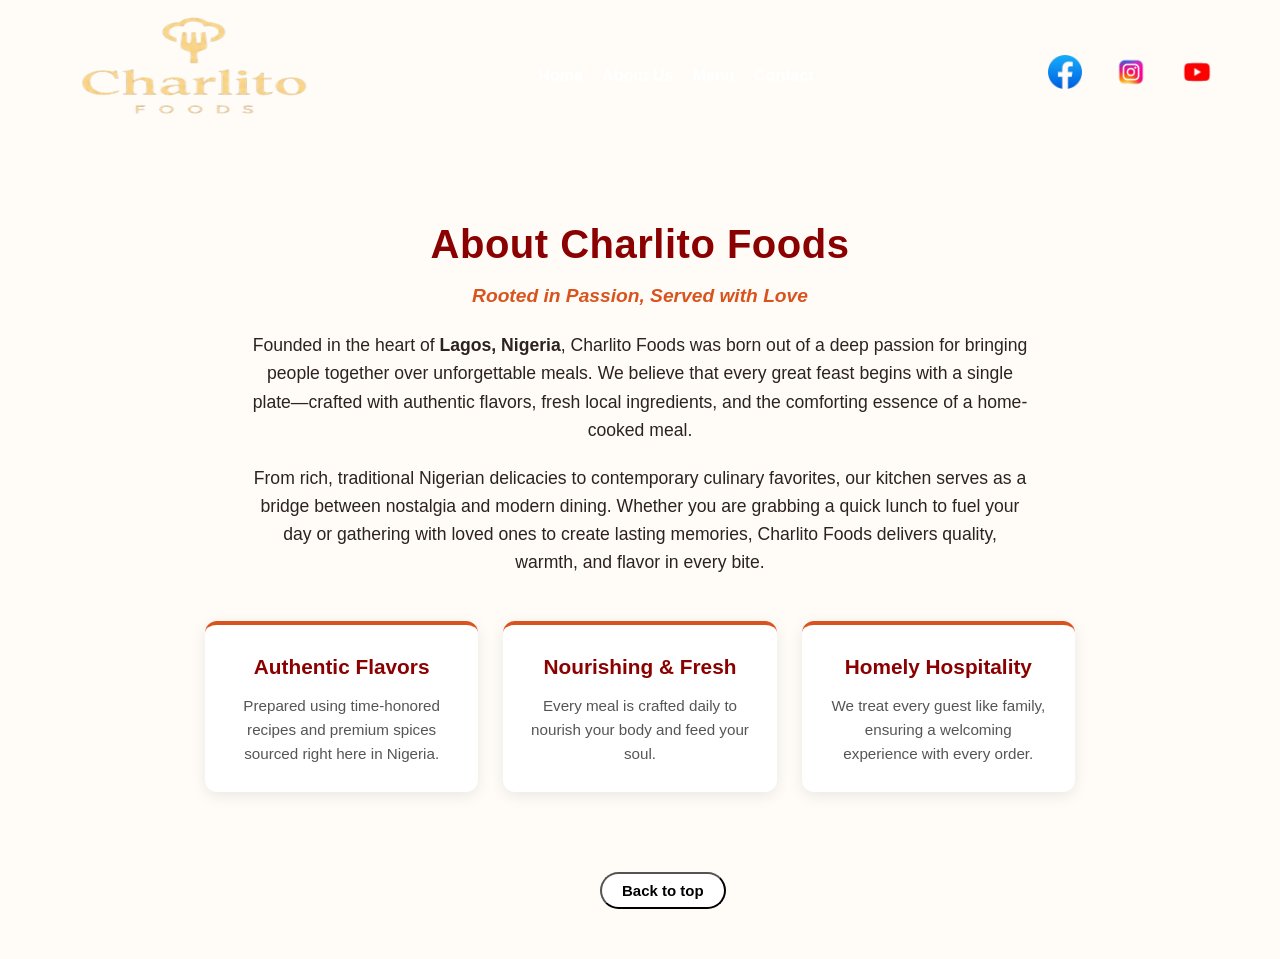
<file: about.html>
<!DOCTYPE html>
<html lang="en">

<head>
    <meta charset="UTF-8">
    <meta name="viewport" content="width=device-width, initial-scale=1.0">
    <title>About Us</title>
    <link rel="stylesheet" href="/style.css">
    <link rel="icon" href="./images/logo3.jpg" type="image/x-icon">
</head>

<body>

    <header>

        <div class="logo">
            <img src="./images/c1.png" alt="Brand-Logo">
        </div>

        <div class="nav">
            <a href="/index.html">Home</a>
            <a href="/about.html">About Us</a>
            <a href="/menu.html">Menu</a>
            <a href="#">Contact</a>
        </div>

        <div class="socials">

            <div>
                <a href="https://www.facebook.com" target="_blank"><img src="./images/facebook.png" alt="">
                </a>
            </div>

            <div>
                <a href="https://www.instagram.com" target="_blank"><img src="./images/instagram.png" alt="">
                </a>
            </div>

            <div>
                <a href="https://www.youtube.com" target="_blank"><img src="./images/youtube.png" alt="">
                </a>
            </div>

        </div>

    </header>

    <section id="about" class="about-section">
        <div class="container">
            <h2>About Charlito Foods</h2>
            <p class="tagline">Rooted in Passion, Served with Love</p>

            <div class="about-content">
                <div class="about-text">
                    <p>
                        Founded in the heart of <strong>Lagos, Nigeria</strong>, Charlito Foods was born out of a deep
                        passion for bringing people together over unforgettable meals. We believe that every great feast
                        begins with a single plate—crafted with authentic flavors, fresh local ingredients, and the
                        comforting essence of a home-cooked meal.
                    </p>
                    <p>
                        From rich, traditional Nigerian delicacies to contemporary culinary favorites, our kitchen
                        serves as a bridge between nostalgia and modern dining. Whether you are grabbing a quick lunch
                        to fuel your day or gathering with loved ones to create lasting memories, Charlito Foods
                        delivers quality, warmth, and flavor in every bite.
                    </p>
                </div>

                <div class="brand-values">
                    <div class="value-card">
                        <h3>Authentic Flavors</h3>
                        <p>Prepared using time-honored recipes and premium spices sourced right here in Nigeria.</p>
                    </div>
                    <div class="value-card">
                        <h3>Nourishing & Fresh</h3>
                        <p>Every meal is crafted daily to nourish your body and feed your soul.</p>
                    </div>
                    <div class="value-card">
                        <h3>Homely Hospitality</h3>
                        <p>We treat every guest like family, ensuring a welcoming experience with every order.</p>
                    </div>
                </div>
            </div>
        </div>
    </section>

    <a href="/about.html"> <button class="about-button">Back to top</button>
    </a>


</body>

</html>
</file>
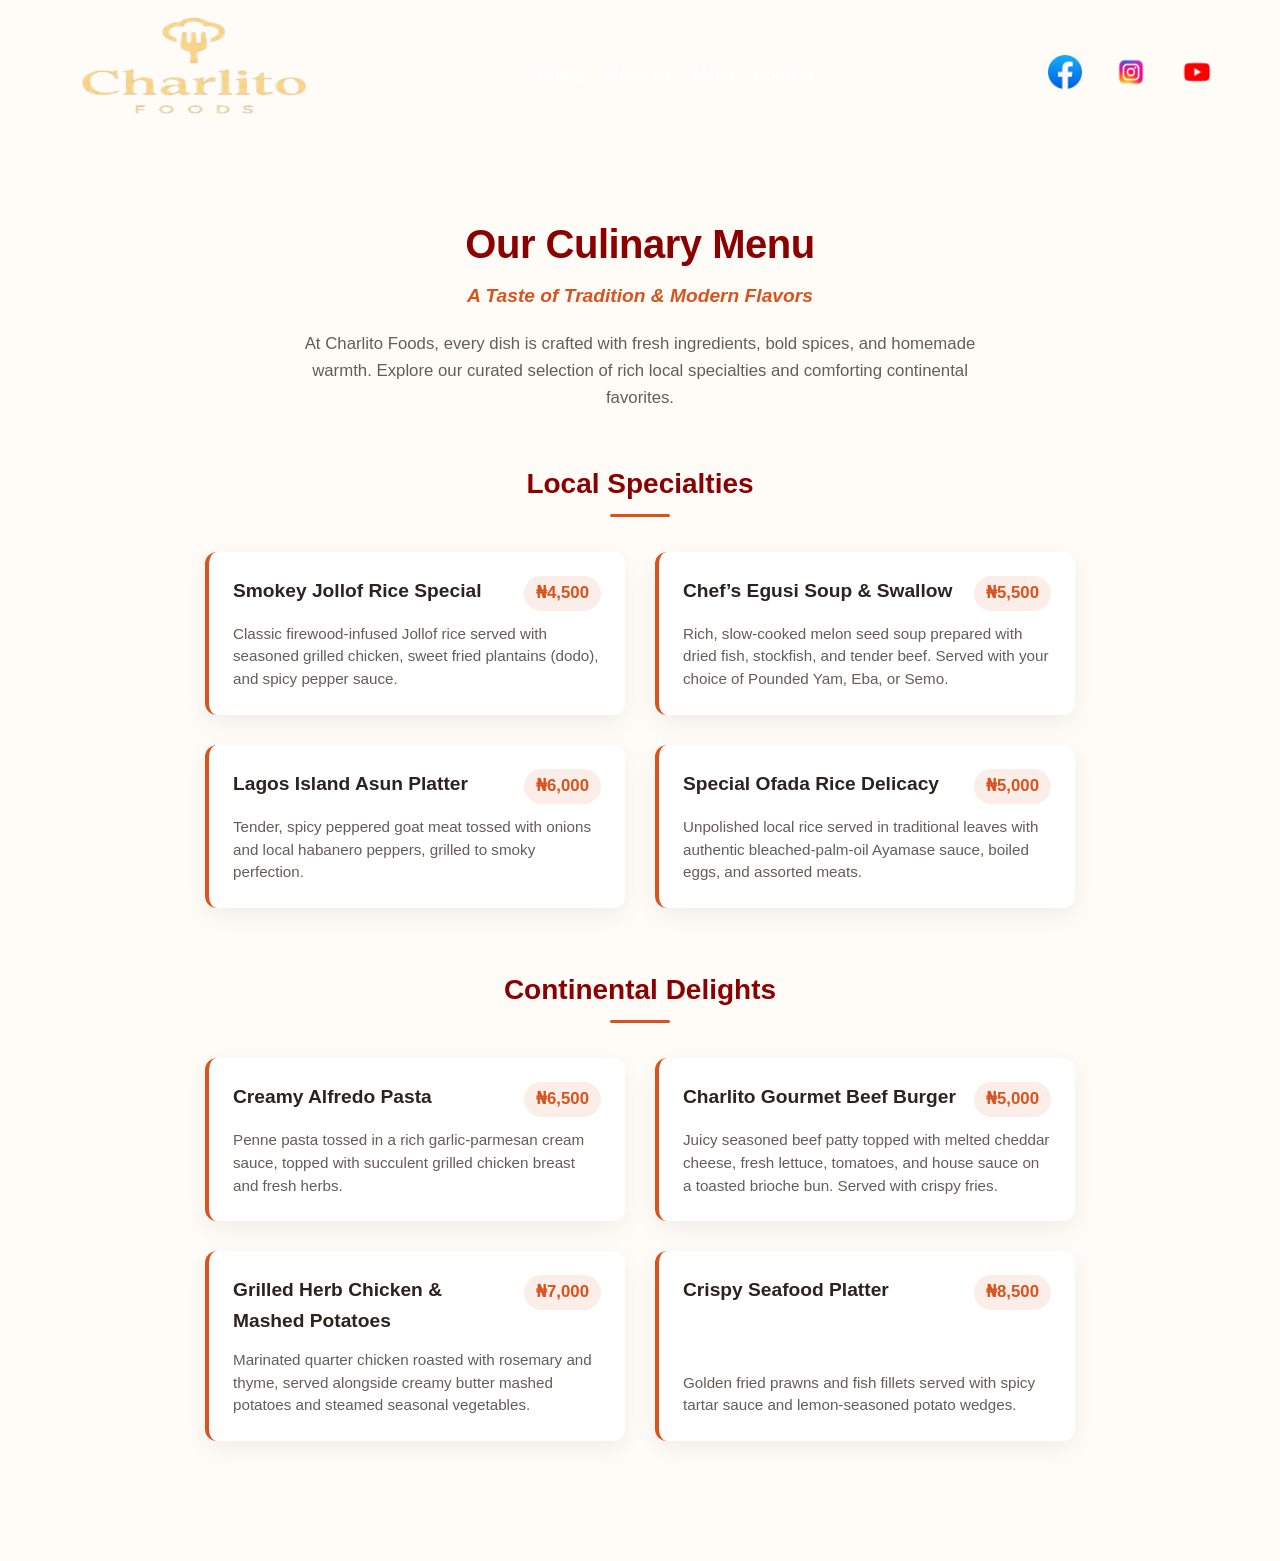
<file: menu.html>
<!DOCTYPE html>
<html lang="en">

<head>
    <meta charset="UTF-8">
    <meta name="viewport" content="width=device-width, initial-scale=1.0">
    <title>Menu</title>
    <link rel="stylesheet" href="/style.css">
    <link rel="icon" href="./images/logo3.jpg" type="image/x-icon">
</head>

<body>

    <header>

        <div class="logo">
            <img src="./images/c1.png" alt="Brand-Logo">
        </div>

        <div class="nav">
            <a href="/index.html">Home</a>
            <a href="/about.html">About Us</a>
            <a href="/menu.html">Menu</a>
            <a href="#">Contact</a>
        </div>

        <div class="socials">

            <div>
                <a href="https://www.facebook.com" target="_blank"><img src="./images/facebook.png" alt="">
                </a>
            </div>

            <div>
                <a href="https://www.instagram.com" target="_blank"><img src="./images/instagram.png" alt="">
                </a>
            </div>

            <div>
                <a href="https://www.youtube.com" target="_blank"><img src="./images/youtube.png" alt="">
                </a>
            </div>

        </div>

    </header>

    <section id="menu" class="menu-section">
        <div class="container">
            <h2>Our Culinary Menu</h2>
            <p class="tagline">A Taste of Tradition & Modern Flavors</p>
            <p class="menu-intro">
                At Charlito Foods, every dish is crafted with fresh ingredients, bold spices, and homemade warmth.
                Explore our curated selection of rich local specialties and comforting continental favorites.
            </p>

            <!-- Local Nigerian Favorites -->
            <div class="menu-category">
                <h3>Local Specialties</h3>
                <div class="menu-grid">
                    <div class="menu-item">
                        <div class="item-header">
                            <h4>Smokey Jollof Rice Special</h4>
                            <span class="price">₦4,500</span>
                        </div>
                        <p>Classic firewood-infused Jollof rice served with seasoned grilled chicken, sweet fried
                            plantains (dodo), and spicy pepper sauce.</p>
                    </div>

                    <div class="menu-item">
                        <div class="item-header">
                            <h4>Chef’s Egusi Soup & Swallow</h4>
                            <span class="price">₦5,500</span>
                        </div>
                        <p>Rich, slow-cooked melon seed soup prepared with dried fish, stockfish, and tender beef.
                            Served with your choice of Pounded Yam, Eba, or Semo.</p>
                    </div>

                    <div class="menu-item">
                        <div class="item-header">
                            <h4>Lagos Island Asun Platter</h4>
                            <span class="price">₦6,000</span>
                        </div>
                        <p>Tender, spicy peppered goat meat tossed with onions and local habanero peppers, grilled to
                            smoky perfection.</p>
                    </div>

                    <div class="menu-item">
                        <div class="item-header">
                            <h4>Special Ofada Rice Delicacy</h4>
                            <span class="price">₦5,000</span>
                        </div>
                        <p>Unpolished local rice served in traditional leaves with authentic bleached-palm-oil Ayamase
                            sauce, boiled eggs, and assorted meats.</p>
                    </div>
                </div>
            </div>

            <!-- Continental Dishes -->
            <div class="menu-category">
                <h3>Continental Delights</h3>
                <div class="menu-grid">
                    <div class="menu-item">
                        <div class="item-header">
                            <h4>Creamy Alfredo Pasta</h4>
                            <span class="price">₦6,500</span>
                        </div>
                        <p>Penne pasta tossed in a rich garlic-parmesan cream sauce, topped with succulent grilled
                            chicken breast and fresh herbs.</p>
                    </div>

                    <div class="menu-item">
                        <div class="item-header">
                            <h4>Charlito Gourmet Beef Burger</h4>
                            <span class="price">₦5,000</span>
                        </div>
                        <p>Juicy seasoned beef patty topped with melted cheddar cheese, fresh lettuce, tomatoes, and
                            house sauce on a toasted brioche bun. Served with crispy fries.</p>
                    </div>

                    <div class="menu-item">
                        <div class="item-header">
                            <h4>Grilled Herb Chicken & Mashed Potatoes</h4>
                            <span class="price">₦7,000</span>
                        </div>
                        <p>Marinated quarter chicken roasted with rosemary and thyme, served alongside creamy butter
                            mashed potatoes and steamed seasonal vegetables.</p>
                    </div>

                    <div class="menu-item">
                        <div class="item-header">
                            <h4>Crispy Seafood Platter</h4>
                            <span class="price">₦8,500</span>
                        </div>
                        <p>Golden fried prawns and fish fillets served with spicy tartar sauce and lemon-seasoned potato
                            wedges.</p>
                    </div>
                </div>
            </div>

        </div>
    </section>


</body>

</html>
</file>
<file: style.css>
* {
    margin: 0;
    padding: 0;
    box-sizing: border-box;
    font-family: Arial, Helvetica, sans-serif;
}

body {
    scroll-behavior: smooth;
    transition: all 0.5s ease;
}

/* HEADER SECTION */
header {
    display: flex;
    justify-content: space-between;
    align-items: center;
    padding: 2px 50px;
    /* position: fixed; */
    width: 100%;
    background-image:
        linear-gradient(rgba(0, 0, 0, 0.7)),
        url("/images/food-tray.jpg");
    background-size: cover;
    background-position: center;
    background-repeat: no-repeat;
    background-attachment: fixed;
    z-index: 10;
}

.logo img {
    width: 280px;
    height: 140px;
    margin-left: 5px;
}

.nav a {
    padding-right: 15px;
    text-decoration: none;
    color: white;
    font-weight: bold;
}

.nav a:hover {
    color: #d4af7a;
}

.socials {
    display: flex;
    justify-content: center;
    align-items: center;
}

.socials img {
    width: 50px;
    margin: 8px;
    padding: 8px;
}

/* HERO SECTION */
.hero {
    background-image:
        linear-gradient(rgba(0, 0, 0, 0.6)),
        url("/images/jollof.jpg");
    background-size: cover;
    background-position: center;
    background-repeat: no-repeat;
    background-attachment: fixed;

    color: white;
    width: 100%;
    height: calc(100vh - 0px);
    /* height: 100vh; */

    font-family: 'Times New Roman', Times, serif;
    font-style: oblique;

    display: flex;
    flex-direction: column;
    justify-content: center;
    align-items: center;
    text-align: center;
    line-height: 2.5;
}

.hero h2 {
    font-weight: bolder;
    font-size: 50px;
    margin-top: 75px;
}

.hero p {
    font-weight: bold;
    font-size: 25px;
}

.hero small {
    font-weight: bolder;
    font-size: 15px;
}

button {
    font-size: 15px;
    font-weight: bold;
    padding: 8px 20px;
    margin-left: 15px;
    border-radius: 30px;
    background-color: white;
    color: black;
    margin-top: 20px;
}

button:hover {
    background-color: navy;
    color: white;
}


/* ABOUT US SECTION */
/* Charlito Foods Brand Colors & Global Styles */
:root {
  --primary-color: #d9531e; /* Warm Spice Orange */
  --secondary-color: #8b0000; /* Rich Culinary Red */
  --text-dark: #2c221e; /* Deep Cocoa Dark Text */
  --bg-light: #fffcf8; /* Soft Warm Background */
  --card-bg: #ffffff;
  --shadow-color: rgba(0, 0, 0, 0.08);
}

body {
  font-family: 'Segoe UI', Tahoma, Geneva, Verdana, sans-serif;
  background-color: var(--bg-light);
  color: var(--text-dark);
  margin: 0;
  padding: 0;
  line-height: 1.6;
}

/* About Section Layout & Central Alignment */
.about-section {
  padding: 60px 20px;
  text-align: center; /* Centralizes all headings and body copy */
}

.container {
  max-width: 900px;
  margin: 0 auto;
  padding: 0 15px;
}

/* Typography */
.about-section h2 {
  font-size: 2.5rem;
  color: var(--secondary-color);
  margin-bottom: 5px;
  letter-spacing: 0.5px;
}

.tagline {
  font-size: 1.2rem;
  font-style: italic;
  color: var(--primary-color);
  margin-bottom: 35px;
  font-weight: 600;
}

.about-text p {
  font-size: 1.1rem;
  margin-bottom: 20px;
  max-width: 780px;
  margin-left: auto;
  margin-right: auto;
}

/* Value Cards Grid (Centralized Layout) */
.brand-values {
  display: flex;
  justify-content: center;
  gap: 25px;
  margin-top: 45px;
  flex-wrap: wrap;
}

.value-card {
  background: var(--card-bg);
  padding: 25px;
  border-radius: 12px;
  border-top: 4px solid var(--primary-color);
  box-shadow: 0 4px 15px var(--shadow-color);
  flex: 1 1 250px;
  max-width: 280px;
  transition: transform 0.3s ease;
}

.value-card:hover {
  transform: translateY(-5px);
}

.value-card h3 {
  font-size: 1.3rem;
  color: var(--secondary-color);
  margin-bottom: 10px;
}

.value-card p {
  font-size: 0.95rem;
  color: #555;
  margin: 0;
}

.about-button {
    margin-left: 600px;
    margin-bottom: 50px;
}

/* Responsive adjustments */
@media (max-width: 768px) {
  .about-section h2 {
    font-size: 2rem;
  }
  .brand-values {
    flex-direction: column;
    align-items: center;
  }
}

/* MENU SECTION */
/* Charlito Foods Brand Palette & Core Variables */
:root {
  --primary-color: #d9531e;       /* Warm Spice Orange */
  --secondary-color: #8b0000;     /* Rich Culinary Red */
  --text-dark: #2c221e;           /* Deep Cocoa Text */
  --text-muted: #665c58;          /* Soft Subtitle Color */
  --bg-light: #fffcf8;            /* Soft Cream Warm Background */
  --card-bg: #ffffff;
  --shadow: 0 8px 24px rgba(0, 0, 0, 0.06);
  --shadow-hover: 0 12px 30px rgba(217, 83, 30, 0.15);
}

/* Page Reset & Base Typography */
body {
  font-family: 'Segoe UI', system-ui, -apple-system, sans-serif;
  background-color: var(--bg-light);
  color: var(--text-dark);
  margin: 0;
  padding: 0;
  line-height: 1.6;
}

/* Menu Container & Header Styling */
.menu-section {
  padding: 60px 20px;
  max-width: 1100px;
  margin: 0 auto;
}

.menu-section h2 {
  text-align: center;
  font-size: 2.5rem;
  color: var(--secondary-color);
  margin-bottom: 5px;
  letter-spacing: -0.5px;
}

.tagline {
  text-align: center;
  font-size: 1.2rem;
  font-style: italic;
  color: var(--primary-color);
  font-weight: 600;
  margin-bottom: 20px;
}

.menu-intro {
  text-align: center;
  max-width: 720px;
  margin: 0 auto 50px auto;
  font-size: 1.05rem;
  color: var(--text-muted);
}

/* Category Sections */
.menu-category {
  margin-bottom: 60px;
}

.menu-category h3 {
  font-size: 1.75rem;
  color: var(--secondary-color);
  text-align: center;
  position: relative;
  margin-bottom: 35px;
  padding-bottom: 10px;
}

.menu-category h3::after {
  content: '';
  position: absolute;
  bottom: 0;
  left: 50%;
  transform: translateX(-50%);
  width: 60px;
  height: 3px;
  background-color: var(--primary-color);
  border-radius: 2px;
}

/* Grid Layout & Cards */
.menu-grid {
  display: grid;
  grid-template-columns: repeat(auto-fit, minmax(320px, 1fr));
  gap: 30px;
}

.menu-item {
  background: var(--card-bg);
  padding: 24px;
  border-radius: 12px;
  box-shadow: var(--shadow);
  border-left: 4px solid var(--primary-color);
  transition: transform 0.3s ease, box-shadow 0.3s ease;
  display: flex;
  flex-direction: column;
  justify-content: space-between;
}

.menu-item:hover {
  transform: translateY(-4px);
  box-shadow: var(--shadow-hover);
}

/* Item Header & Price Pill Styling */
.item-header {
  display: flex;
  justify-content: space-between;
  align-items: flex-start;
  gap: 15px;
  margin-bottom: 12px;
}

.item-header h4 {
  margin: 0;
  font-size: 1.2rem;
  font-weight: 700;
  color: var(--text-dark);
}

.price {
  background-color: rgba(217, 83, 30, 0.1);
  color: var(--primary-color);
  font-weight: 700;
  font-size: 1.05rem;
  padding: 4px 12px;
  border-radius: 20px;
  white-space: nowrap;
}

.menu-item p {
  margin: 0;
  font-size: 0.95rem;
  color: var(--text-muted);
  line-height: 1.5;
}

/* Mobile Responsiveness */
@media (max-width: 640px) {
  .menu-section {
    padding: 40px 15px;
  }

  .menu-section h2 {
    font-size: 2rem;
  }

  .menu-grid {
    grid-template-columns: 1fr;
  }
}
</file>
